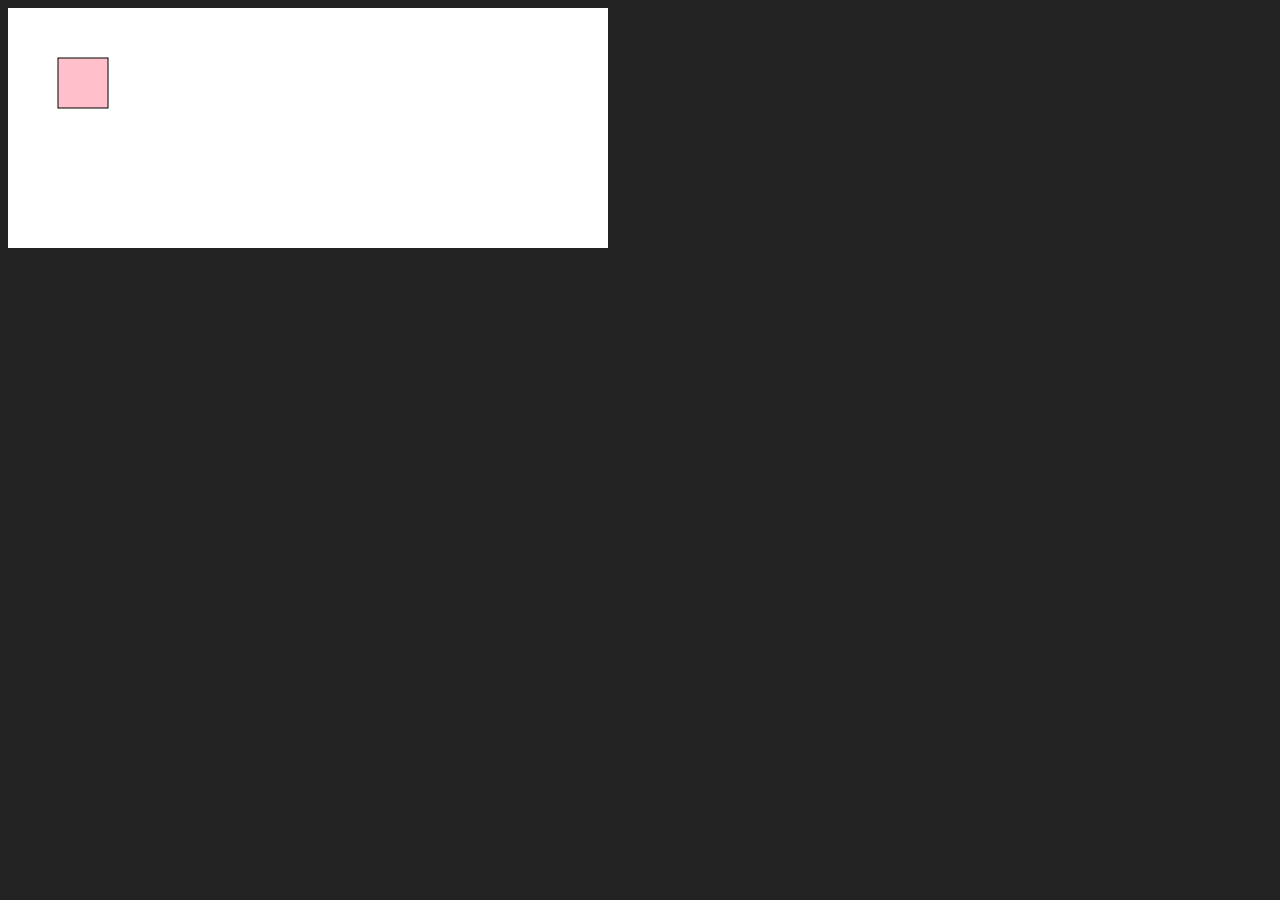
<file: canvas/index.html>
<!DOCTYPE html>
<html lang="ja">
<head>
    <meta charset="UTF-8">
    <meta name="viewport" content="width=device-width, initial-scale=1.0">
    <title>canvas study</title>
    <link rel="stylesheet" href="css/styles.css">
</head>
<body>
    <canvas width="600" height="240">
        canvas not suppoted
    </canvas>
    <script src="js/main.js"></script>
</body>
</html>
</file>
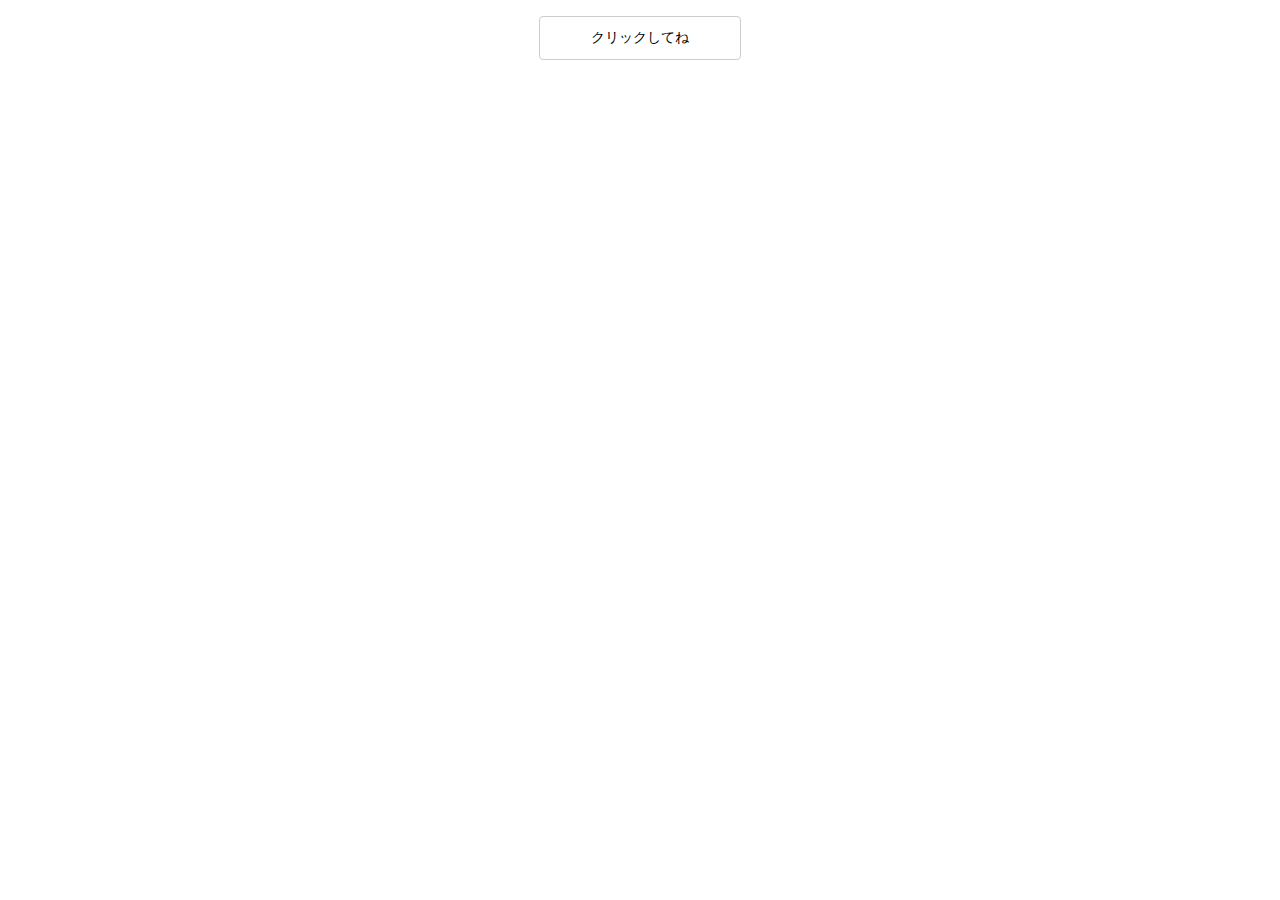
<file: modalwindow/index.html>
<!DOCTYPE html>
<html lang="ja">
<head>
    <meta charset="UTF-8">
    <title>modalwindow</title>
    <link rel="stylesheet" href="css/styles.css">
</head>
<body>
    <section id="modal" class="hidden">
        <p>モーダルウィンドの勉強をしたよ</p>
        <div id="close">
            よくがんばったね
        </div>
    </section>

    <div id="open">
        クリックしてね
    </div>

    <div id="mask" class="hidden"></div>


    <script src="js/main.js"></script>
</body>
</html>
</file>
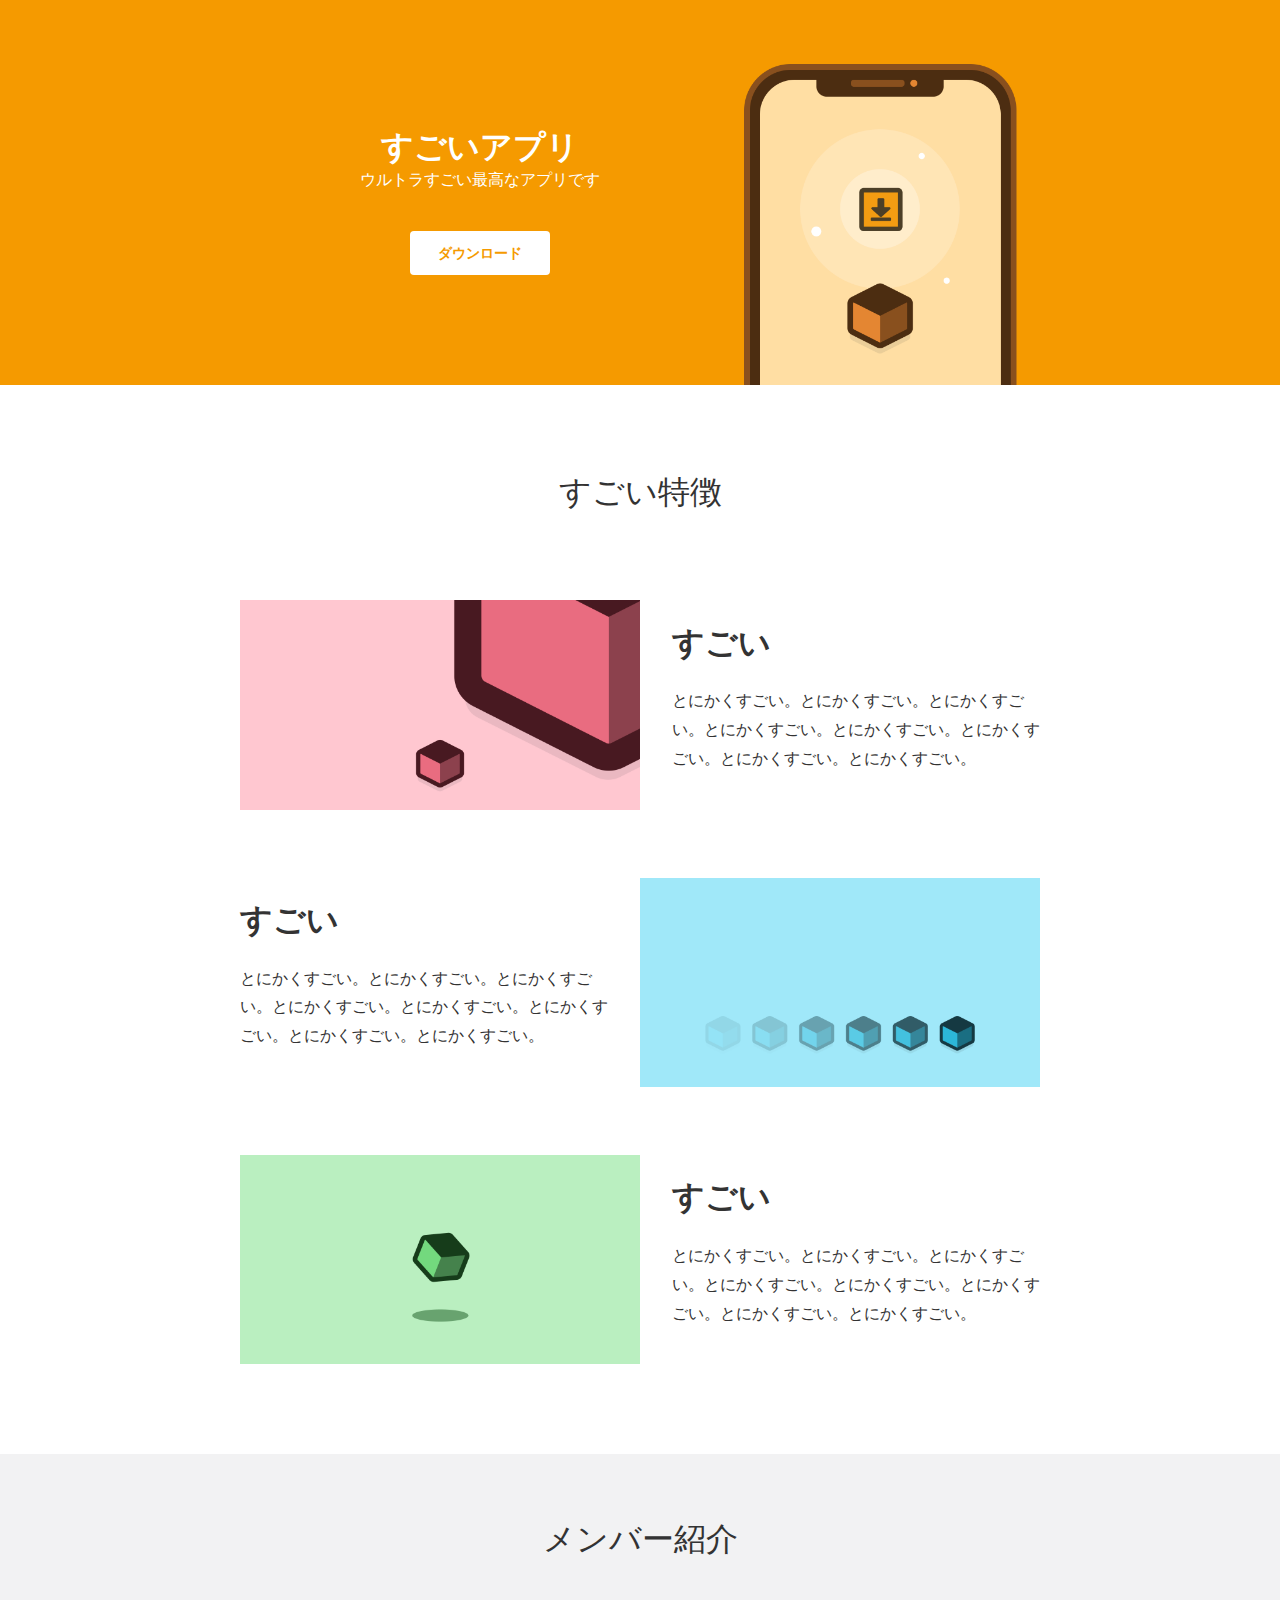
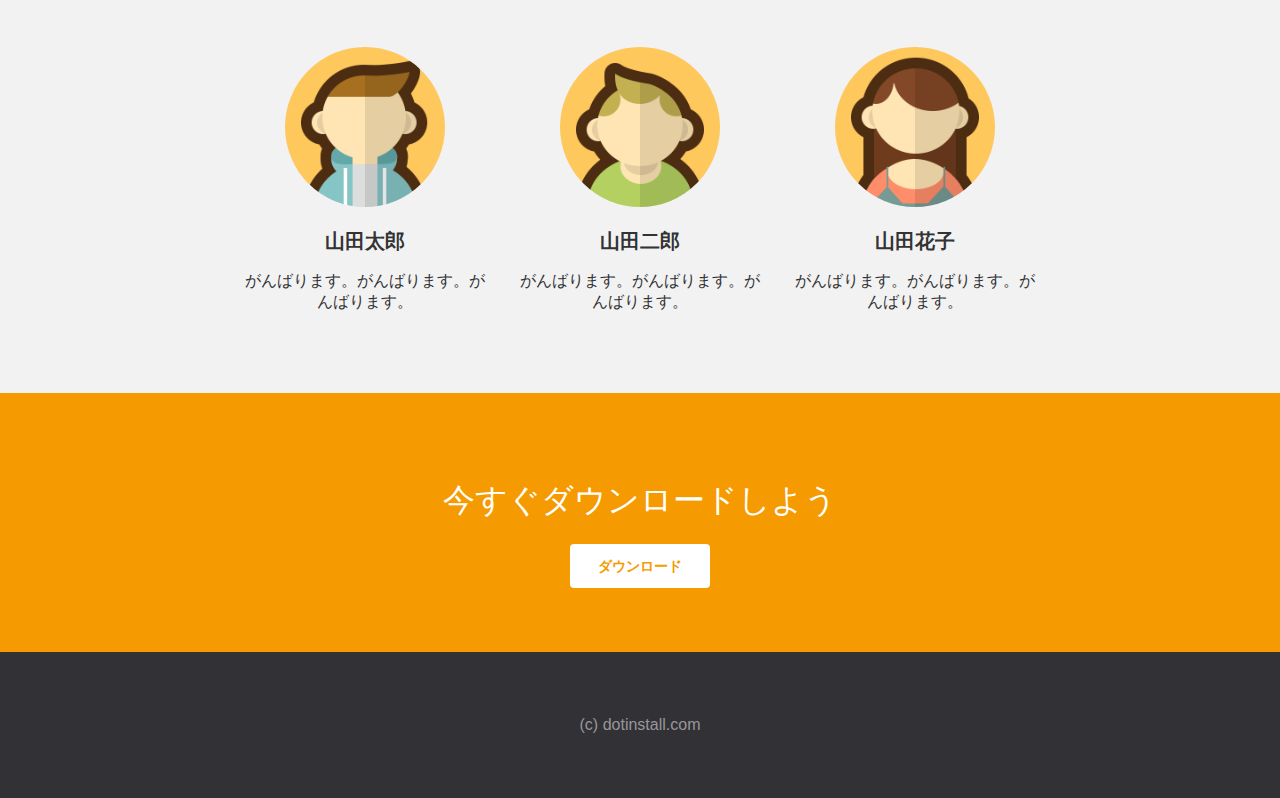
<file: MyAwesomeApp/index.html>
<!DOCTYPE html>
<html lang="ja">

<head>
    <meta charset="UTF-8">
    <meta name="viewport" content="width=device-width, initial-scale=1">
    <title>すごいアプリ</title>
    <link rel="stylesheet" href="css/styles.css">
    <link rel="icon" href="favicon.ico">
</head>

<body>
    <header>
        <div class="container">
            <div class="info">
                <h1>すごいアプリ</h1>
                <p>ウルトラすごい最高なアプリです</p>
                <a href="" class="btn">ダウンロード</a>
            </div>
            <div class="pic">
                <img src="img/top.png" alt="">
            </div>
        </div>
    </header>

    <section class="features">
        <h1>すごい特徴</h1>

        <div class="container">
            <section>
                <div class="pic">
                    <img src="img/feature1.png">
                </div>
                <div class="info">
                    <h1>すごい</h1>
                    <p>とにかくすごい。とにかくすごい。とにかくすごい。とにかくすごい。とにかくすごい。とにかくすごい。とにかくすごい。とにかくすごい。</p>
                </div>
            </section>

            <section>
                <div class="pic">
                    <img src="img/feature2.png">
                </div>
                <div class="info">
                    <h1>すごい</h1>
                    <p>とにかくすごい。とにかくすごい。とにかくすごい。とにかくすごい。とにかくすごい。とにかくすごい。とにかくすごい。とにかくすごい。</p>
                </div>
            </section>

            <section>
                <div class="pic">
                    <img src="img/feature3.png">
                </div>
                <div class="info">
                    <h1>すごい</h1>
                    <p>とにかくすごい。とにかくすごい。とにかくすごい。とにかくすごい。とにかくすごい。とにかくすごい。とにかくすごい。とにかくすごい。</p>
                </div>
            </section>
        </div>
    </section>

    <section class="members">
        <h1>メンバー紹介</h1>

        <ul>
            <li>
                <img src="img/member1.png">
                <h2>山田太郎</h2>
                <p>がんばります。がんばります。がんばります。</p>
            </li>
            <li>
                <img src="img/member2.png">
                <h2>山田二郎</h2>
                <p>がんばります。がんばります。がんばります。</p>
            </li>
            <li>
                <img src="img/member3.png">
                <h2>山田花子</h2>
                <p>がんばります。がんばります。がんばります。</p>
            </li>
        </ul>
    </section>

    <section class="call-to-action">
        <h1>今すぐダウンロードしよう</h1>
        <a href="" class="btn">ダウンロード</a>
    </section>
    <footer>
        (c) dotinstall.com
    </footer>
</body>

</html>
</file>
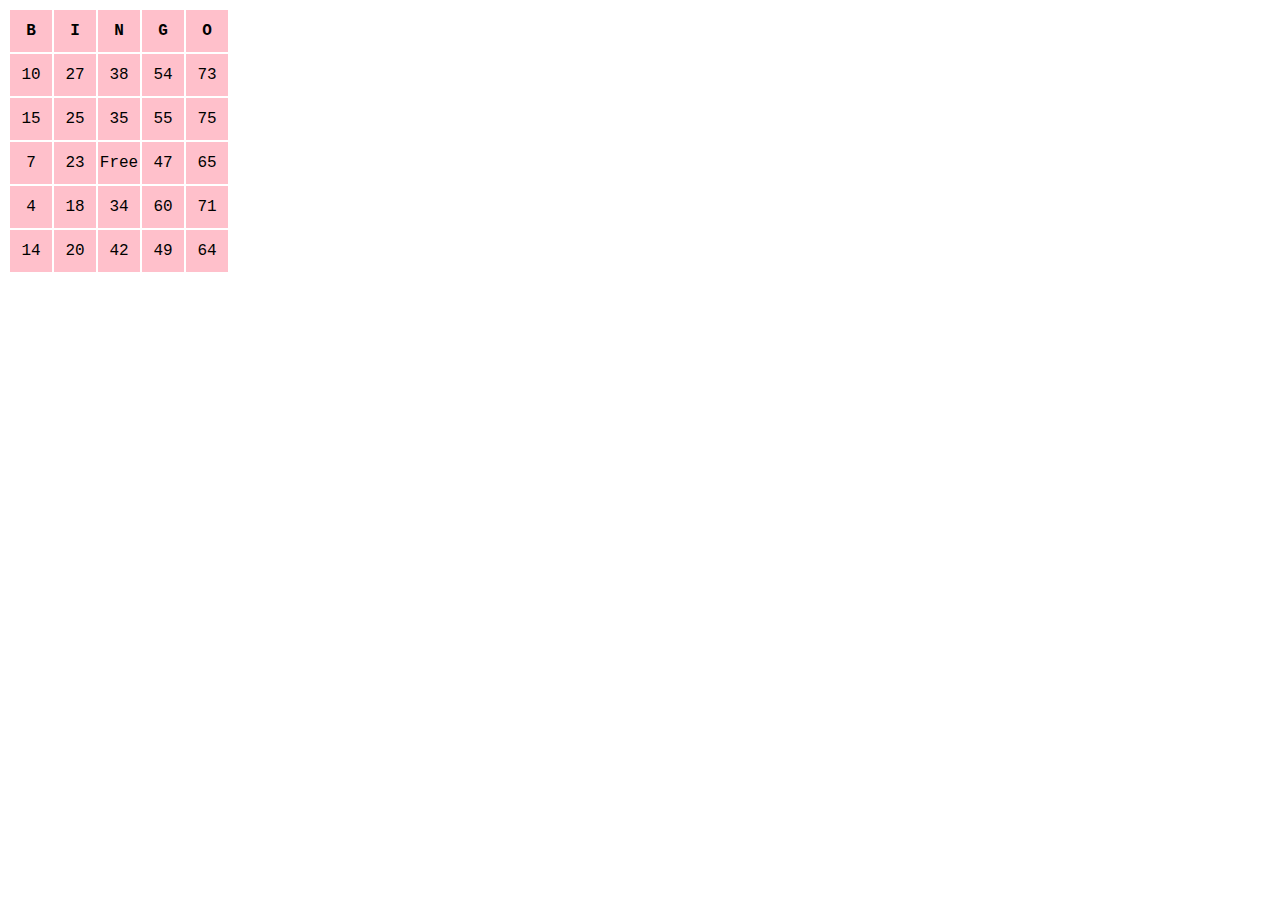
<file: MyBingo/index.html>
<!DOCTYPE html>
<html lang="ja">

<head>
    <meta charset="UTF-8">
    <meta name="viewport" content="width=device-width, initial-scale=1.0">
    <title>ビンゴカード</title>
    <link rel="stylesheet" href="css/styles.css">
</head>

<body>
    <table>
        <thead>
            <tr><th>B</th><th>I</th><th>N</th><th>G</th><th>O</th></tr>
        </thead>
        <tbody>
        </tbody>
    </table>

    <script src="js/main.js"></script>
</body>

</html>
</file>
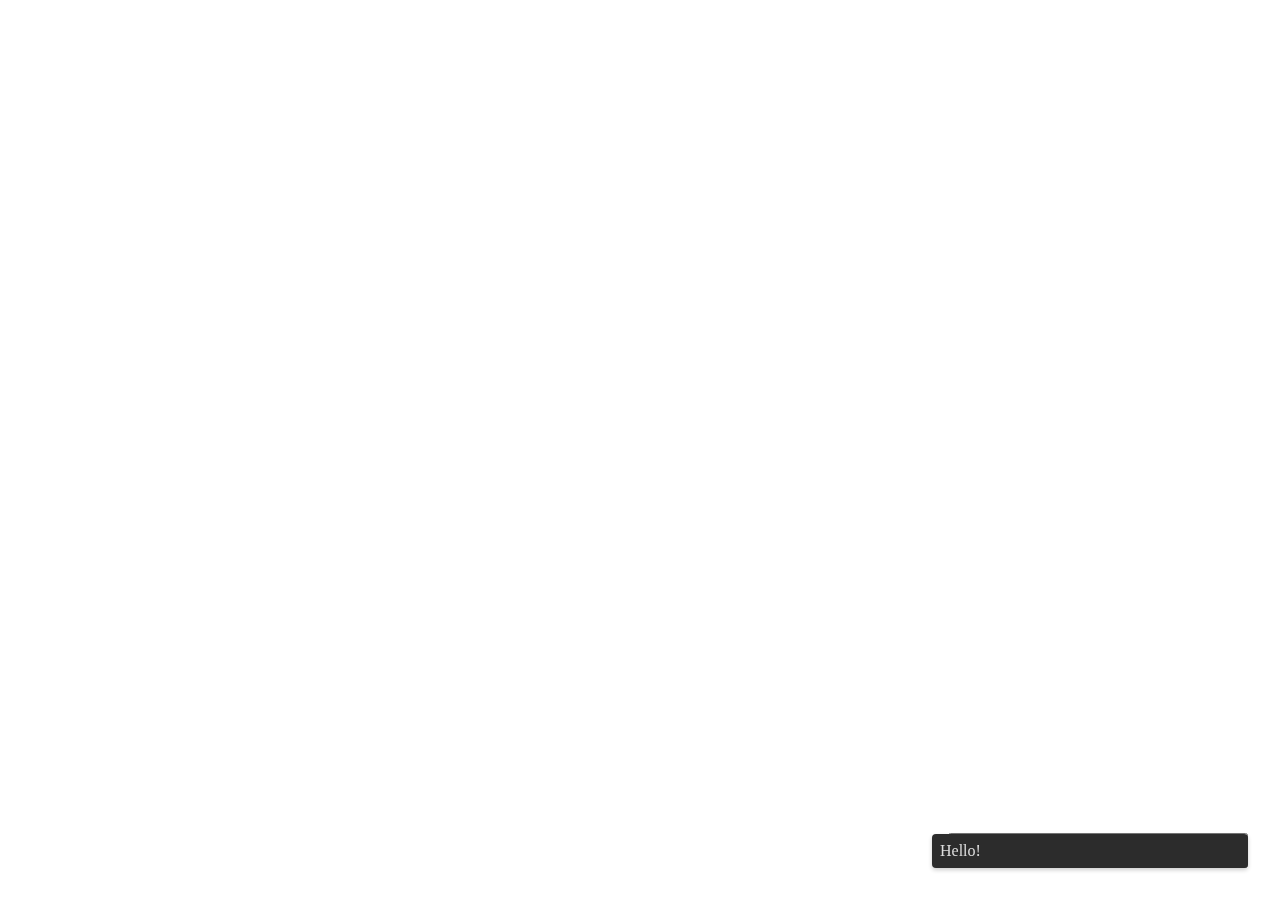
<file: MyCSSAnimation/index.html>
<!DOCTYPE html>
<html lang="ja">

<head>
    <meta charset="UTF-8">
    <title>My CSS Animation</title>
    <link rel="stylesheet" href="css/styles.css">
</head>

<body>
    <!-- <div class="box"></div> -->
    <!-- <span class="btn">OK!</span> -->
    <!-- <div class="loading"></div> -->
    <button>OK!</button>
    <div class="message">Hello!</div>

    <script> </script>
</body>

</html>
</file>
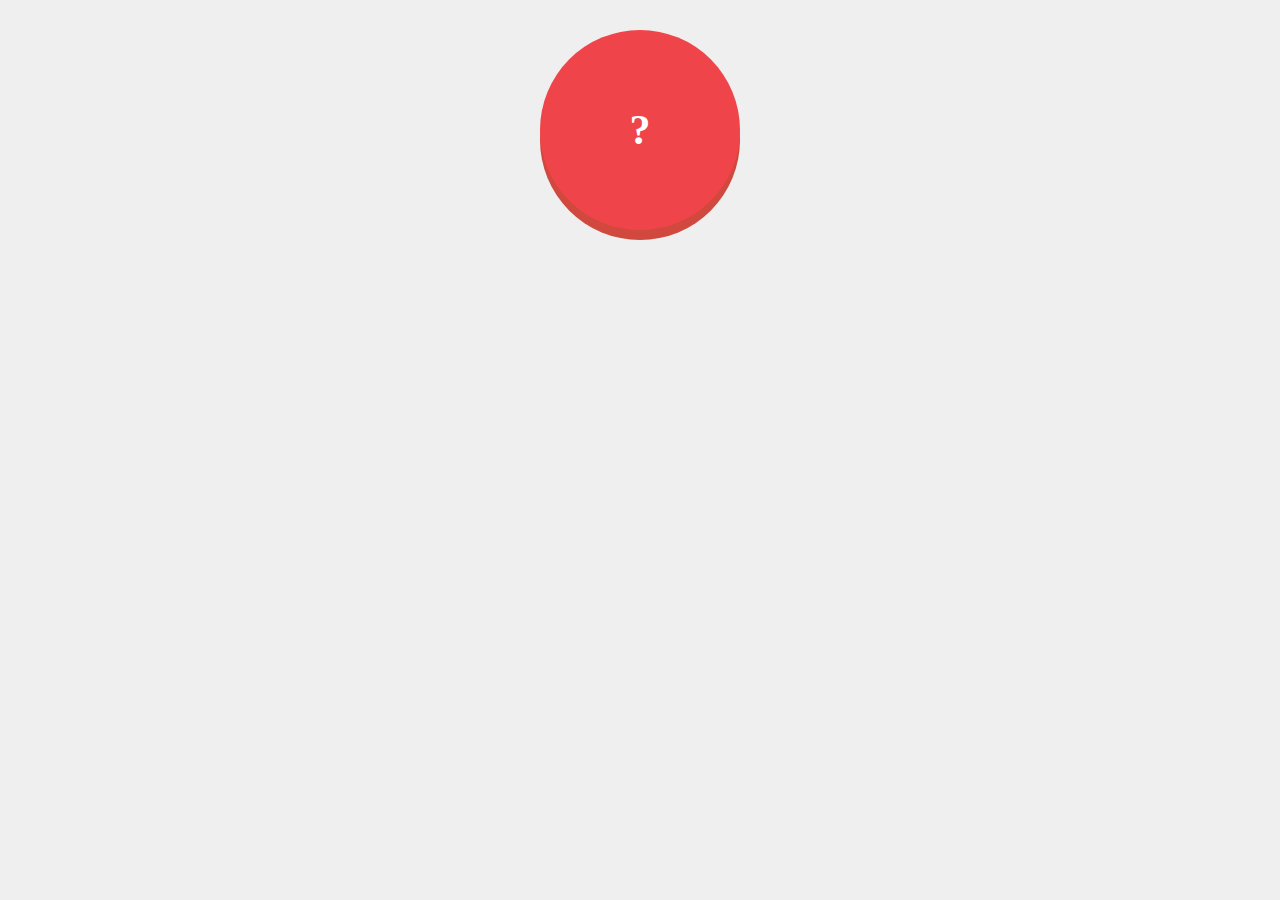
<file: MyOmikuji/index.html>
<!DOCTYPE html>
<html lang="ja">
<head>
    <meta charset="UTF-8">
    <meta name="viewport" content="width=device-width, initial-scale=1.0">
    <title>おみくじ</title>
    <link rel="stylesheet" href="css/styles.css">
</head>
<body>
    <div id="btn">?</div>
    
    <script src="js/main.js"></script>
</body>
</html>
</file>
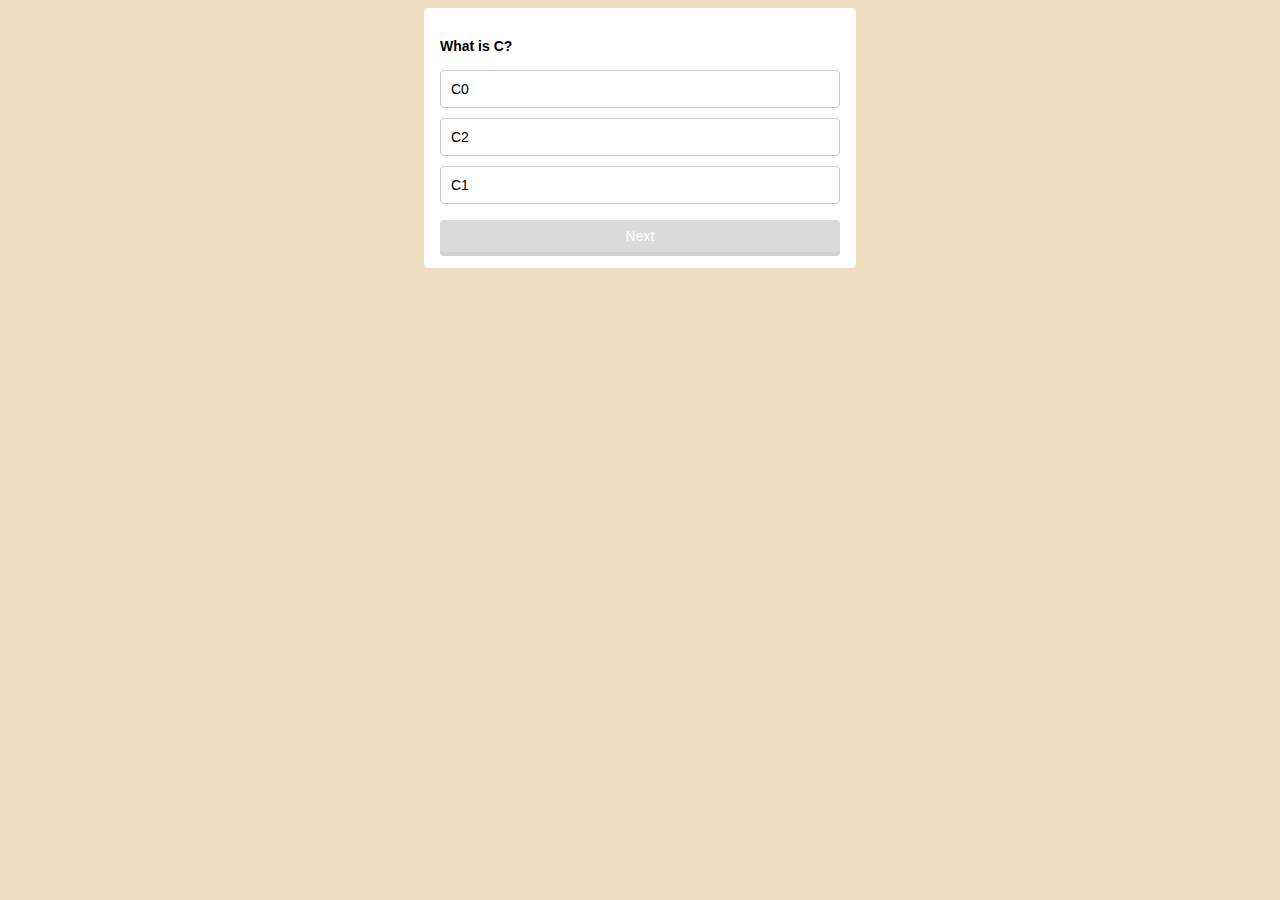
<file: MyQuizApp/index.html>
<!DOCTYPE html>
<html lang="ja">

<head>
    <meta charset="utf-8">
    <title>Quiz</title>
    <link rel="stylesheet" href="css/styles.css">
</head>

<body>
    <section class="container">
        <p id="question"></p>
        <ul id="choices"></ul>
        <div id="btn" class="disabled">Next</div>

        <section id="result" class="hidden">
            <p></p>
            <a href="">Replay ?</a>
        </section>
    </section>

    <script src="js/main.js"></script>
</body>

</html>
</file>
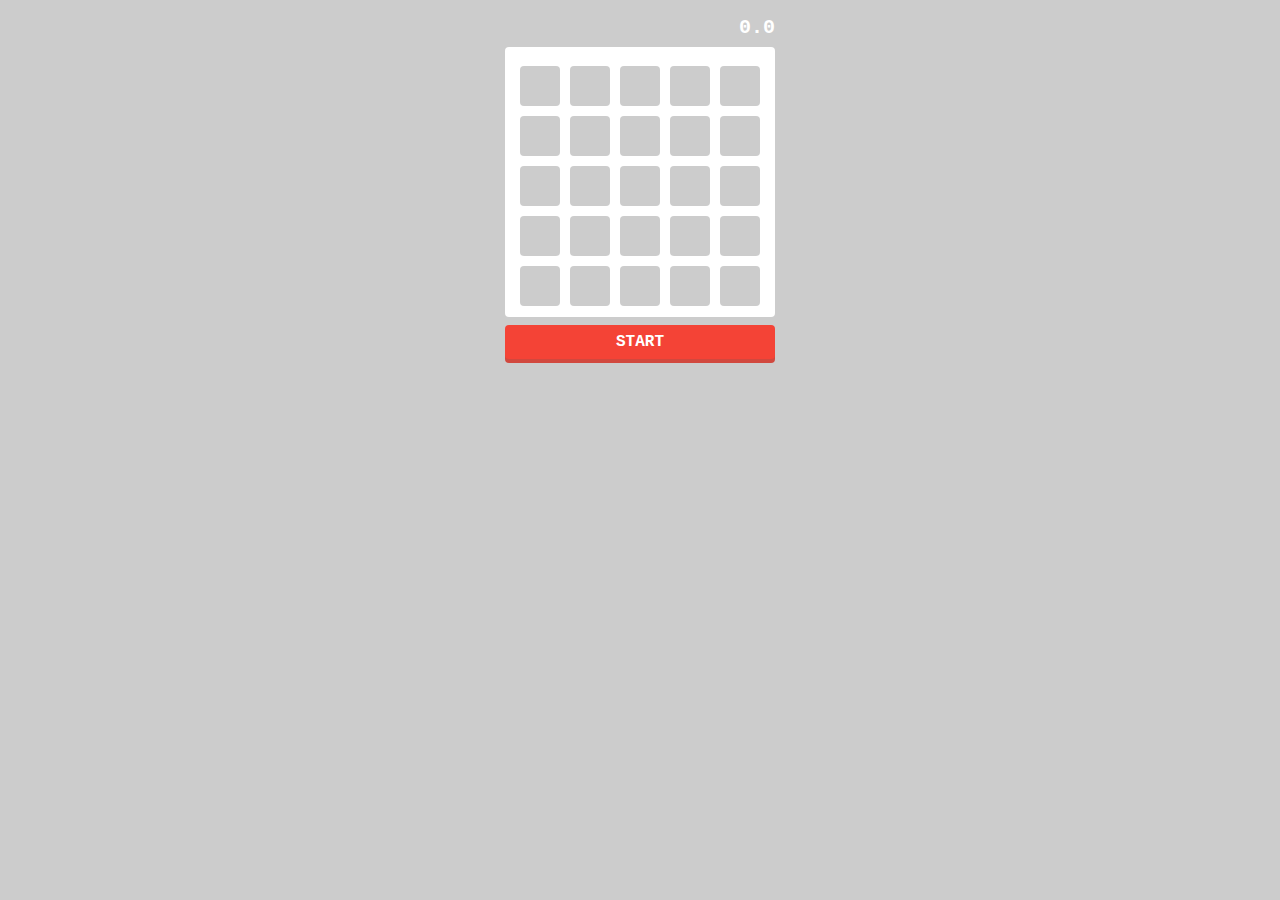
<file: MyTouchGame/index.html>
<!DOCTYPE html>
<html lang="ja">
<head>
    <meta charset="UTF-8">
    <title>MyTouchGame</title>
    <link rel="stylesheet" href="css/styles.css">
</head>
<body>
    <div id="container">
        <div id="timer">0.0</div>
        <ul id="board">
        </ul>
        <div id="btn">START</div>
    </div>

    <script src="js/main.js"></script>
</body>
</html>
</file>
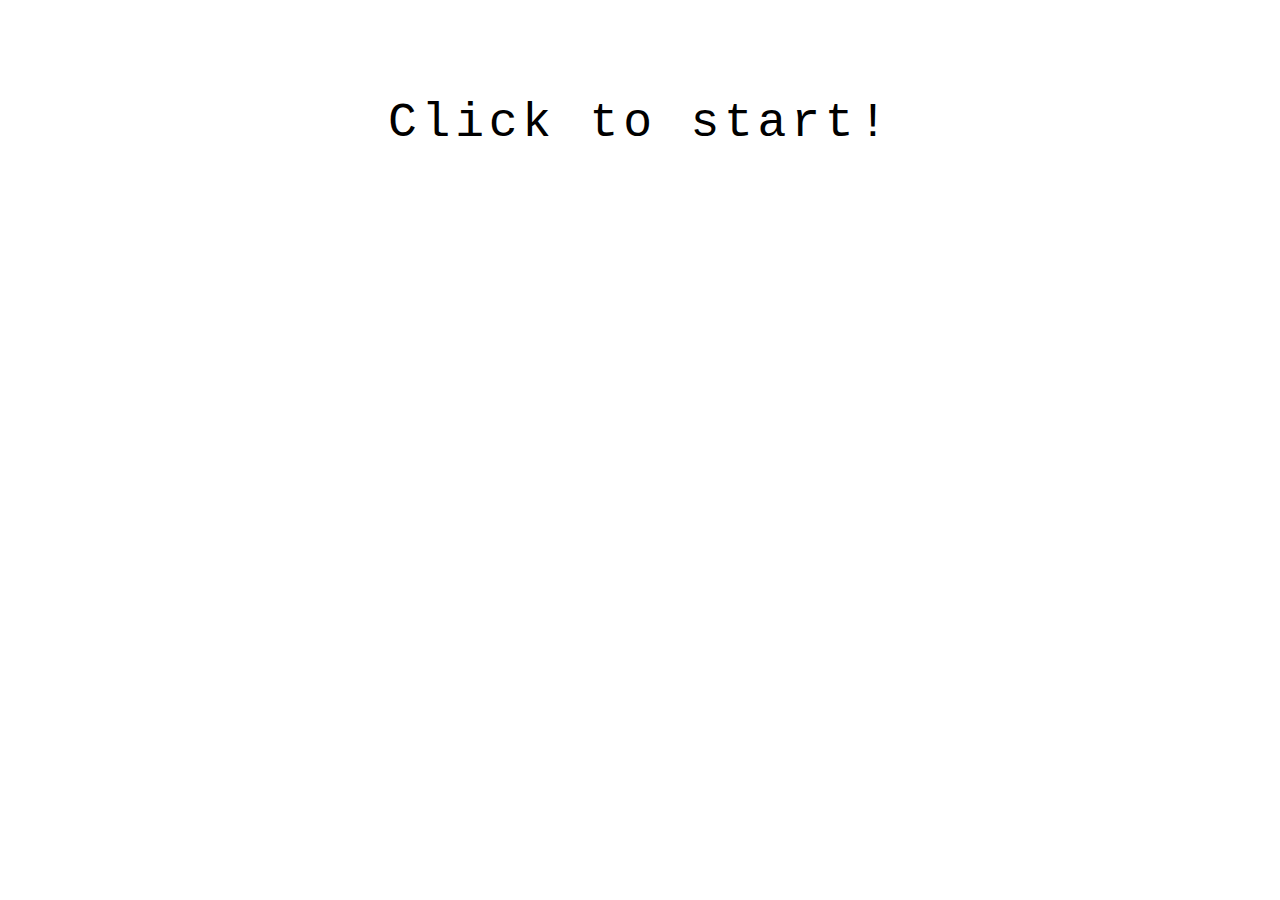
<file: TypingGame/index.html>
<!DOCTYPE html>
<html lang="ja">
<head>
    <meta charset="UTF-8">
    <title>Typing Game</title>
    <link rel="stylesheet" href="css/styles.css">
</head>
<body>
    <p id="target">Click to start!</p>
    <p id="result"></p>
    
    <script src="js/main.js"></script>
</html>
</file>
<file: canvas/css/styles.css>
body {
    background: #222;
}

canvas {
    background: #fff;
}
</file>
<file: modalwindow/css/styles.css>
body {
    font-size: 14px;
}

#open, #close {
    cursor: pointer;
    width: 200px;
    border: 1px solid #ccc;
    border-radius: 4px;
    text-align: center;
    padding: 12px 0;
    margin: 16px auto 0;
}

#mask {
    background: rgba(0, 0, 0, 0.4);
    position: fixed;
    top: 0;
    bottom: 0;
    right: 0;
    left: 0;
    z-index: 1;
}

#modal {
    background: #fff;
    width: 300px;
    padding: 20px;
    border-radius: 4px;
    position: absolute;
    top: 40px;
    left: 0;
    right: 0;
    margin: 0 auto;
    transition: transform 0.4s;
    z-index: 2;
}

#modal > p {
    margin: 0 0 20px;
}

#mask.hidden {
    display: none;
}

#modal.hidden {
    transform: translate(0, -500px);
}
</file>
<file: MyAwesomeApp/css/styles.css>
body {
    margin: 0;
    font-size: 16px;
    font-family: Verdana, sans-serif;
    color: #333;
}

header {
    background: #f59a00;
    color: #fff;
    text-align: center;
    padding-top: 64px;
}

header h1,
header p {
    margin: 0;
}

header img {
    width: 280px;
    vertical-align: bottom;
}

.btn {
    text-decoration: none;
    background: #fff;
    color: #f59a00;
    display: block;
    width: 140px;
    line-height: 44px;
    margin: 40px auto 48px;
    font-size: 14px;
    font-weight: bold;
    border-radius: 4px;
}

.btn:hover {
    opacity: 0.9;
}

.features img {
    width: 100%;
}

.features > h1 {
    text-align: center; 
    padding: 64px 0;
    font-weight: normal;
}

.features .container {
    margin: 0 32px;
}

.features p {
    line-height: 1.8;
}

.features section {
    padding-bottom: 64px;
}

.members {
    background: #f2f2f3;
}

.members > h1 {
    text-align: center; 
    padding: 64px 0;
    font-weight: normal;
}

.members ul {
    list-style: none;
    text-align: center;
    margin: 0;
    padding: 0;
}

.members img {
    width: 160px;
    border-radius: 50%;
}

.members h2 {
    font-size: 20px;
}

.members li {
    padding-bottom: 64px;
}

.call-to-action {
    background: #f59a00;
    color: #fff;
    text-align: center;
    padding: 64px 0;
}

.call-to-action h1 {
    font-weight: normal;
}

.call-to-action .btn {
    margin: 0 auto;
}

footer {
    padding: 64px 0;
    background: #323135;
    color: #98969c;
    text-align: center;
}

@media (min-width: 900px) {
    header .container {
        display: flex;
        width: 800px;
        margin: 0 auto;
    }

    header .info {
        width: 60%;
        align-self: center;
    }

    header .pic {
        width: 40%;
    }

    .features .container {
        width: 800px;
        margin: 0 auto;
    }

    .features section {
        display: flex;
        justify-content: space-between;
    }

    .features section:nth-child(even) {
        flex-direction: row-reverse;
    }

    .features .pic {
        width: 50%;
    }

    .features .info {
        width: calc(50% - 32px);
    }

    .members ul {
        width: 800px;
        margin: 0 auto;
        display: flex;
        justify-content: space-between;
    }

    .members li {
        width: 250px;
    }

}
</file>
<file: MyBingo/css/styles.css>
body {
    font-family: 'Courier New', monospace;
}

th, td {
    background: pink;
    width: 40px;
    height: 40px;
    text-align: center;
    line-height: 40px;
}
</file>
<file: MyCSSAnimation/css/styles.css>
body {
    padding: 64px;
}

.message {
    width: 300px;
    padding: 8px;
    background: #2c2c2c;
    color: #ddd;
    border-radius: 4px;
    box-shadow: 0 2px 4px rgba(0, 0, 0, .2);
    position: fixed;
    right: 32px;
    bottom: 32px;

    animation: popup 2s forwards;
}

@keyframes popup {
    0% {
        transform: translateY(20px);
        opacity: 0;
        animation-timing-function: ease-out;
    }
    20%, 80% {
        transform: none;
        opacity: 1;
    }
    /* 80% {
        transform: none;
        opacity: 1;
    } */
    100% {
        transform: translateY(20px);
        opacity: 0;
        pointer-events: none;
    }
}

button {
    width: 300px;
    padding: 8px;
    position: fixed;
    right: 32px;
    bottom: 32px;
}

/* .loading {
    width: 40px;
    height: 40px;
    border: 8px solid #ccc;
    border-right-color: transparent;
    border-radius: 50%;

    animation: spin .8s infinite linear;
}

@keyframes spin {
    from {
        transform: none;
    }
    to {
        transform: rotate(360deg);
    }
} */

/* 
.btn {
    padding: 16px 32px;
    background: hsl(200, 100%, 40%);
    color: #fff;
    border-radius: 4px;
    box-shadow: 0 1px 2px rgba(0, 0, 0, .1);
    cursor: pointer;
    transition: background .3s;
}

.btn:hover {
    background: hsl(200, 100%, 45%);
} */

/* .box {
    width: 100px;
    height: 100px;
    background: orange;

    /* transition-property: transform;
    transition-duration: .3s;
    transition-timing-function: cubic-bezier(0.39, 0.35, 0.64, 1.77); */
    /* transition-delay: 1s; */
    /* transition: transform .3s ease-out 1s, background .5s; */

    /* animation-name: move;
    animation-duration: 2s; */
    /* animation-delay: 1s;
    animation-fill-mode: forwards; */
    /* animation-iteration-count: 2; */
    /* animation-iteration-count: infinite; */
    /* animation-direction: alternate; */
    /* animation-direction: reverse;
    animation-direction: alternate-reverse; */
    /* animation-timing-function: linear; */
    /* animation: move 2s infinite 1s;
} */

/* .box:hover {
    transform: translateX(30px);
    background: skyblue;
}  */
/* 
@keyframes move {
    0% {
        transform: none;
    }
    80% {
        transform: translateX(200px) rotate(360deg);
    }
    100% {
        transform: translateX(300px) rotate(360deg);
    }
} */
</file>
<file: MyOmikuji/css/styles.css>
body {
    background: #efefef;
}

#btn {
    width: 200px;
    height: 200px;
    background: #ef454a;
    border-radius: 50%;
    margin: 30px auto;
    text-align: center;
    line-height: 200px;
    color: #fff;
    font-weight: bold;
    font-size: 42px;
    cursor: pointer;
    box-shadow: 0 10px #d1483e;
    user-select: none;
}

#btn:hover {
    opacity: 0.9;
}

#btn:active {
    box-shadow: 0 5px #d1483e;
    margin-top: 35px;
}
</file>
<file: MyQuizApp/css/styles.css>
body {
    background: #efdec1;
    font-size: 14px;
    font-family: Verdana, sans-serif;
}

.container {
    width: 400px;
    margin: 8px auto;
    background: #fff;
    border-radius: 4px;
    padding: 16px;
    position: relative;
}

#question {
    margin-bottom: 16px;
    font-weight: bold;
}

#choices {
    list-style: none;
    padding: 0;
    margin-bottom: 16px;
}

#choices > li {
    border: 1px solid #ccc;
    border-radius: 4px;
    padding: 10px;
    margin-bottom: 10px;
    cursor: pointer;
}

#choices > li:hover {
    background: #f8f8f8;
}

#choices > li.correct {
    background: #d4edda;
    border-color: #c3e6cb;
    color: #155724;
    font-weight: bold;
}

#choices > li.correct::after {
    content: '... correct!';
}

#choices > li.wrong {
    background: #f8d8da;
    border-color: #f5c6cb;
    color: #721c24;
    font-weight: bold;
}

#choices > li.wrong::after {
    content: '... wrong!';
}

#btn, #result > a {
    background: #3498db;
    padding: 8px;
    border-radius: 4px;
    cursor: pointer;
    text-align: center;
    color: #fff;
    box-shadow: 0 4px 0 #2880b9;
}

#btn.disabled {
    background: #ccc;
    box-shadow: 0 4px 0 #bbb;
    opacity: 0.7;
}

#result {
    position: absolute;
    width: 300px;
    background: #fff;
    padding: 30px;
    box-shadow: 0 4px 8px rgba(0, 0, 0, 0.2);
    top: 50px;
    left: 0;
    right: 0;
    margin: 0 auto;
    border-radius: 4px;
    text-align: center;
    transition: 0.4s
}

#result.hidden {
    transform: translateY(-500px);
}

#result > p {
    font-size: 24px;
}

#result > a {
    display: block;
    text-decoration: none;
}
</file>
<file: MyTouchGame/css/styles.css>
body {
    background: #ccc;
    color: #fff;
    font-family: "Courier New", sans-serif;
    font-size: 16px;
    font-weight: bold;
}

#container {
    margin: 16px auto;
    /* background: pink; */
}

#board {
    list-style: none;
    margin: 0 0 8px;
    padding: 10px;
    background: #fff;
    border-radius: 4px;
    display: flex;
    flex-wrap: wrap;
}

#board li {
    background: #00aaff;
    width: 40px;
    height: 40px;
    margin: 5px;
    cursor: pointer;
    border-radius: 4px;
    line-height: 40px;
    text-align: center;
    box-shadow: 0 4px 0 #0088cc;
}

#board li.pressed {
    background: #ccc;
    box-shadow: none;
    margin-top: 9px;
    margin-bottom: 1px;
}

#timer {
    margin-bottom: 8px;
    font-size: 20px;
    text-align: right;
}

#btn {
    cursor: pointer;
    user-select: none;
    background: #f44336;
    padding: 8px;
    border-radius: 4px;
    text-align: center;
    box-shadow: 0 4px 0 #d1483e;
}

#btn:active {
    margin-top: 12px;
    box-shadow: none;
}
</file>
<file: TypingGame/css/styles.css>
body {
    padding-top: 40px;
    font-family: 'Courier New', monospace;
    text-align: center;
}

#target {
    font-size: 48px;
    letter-spacing: .1em;
}
</file>
